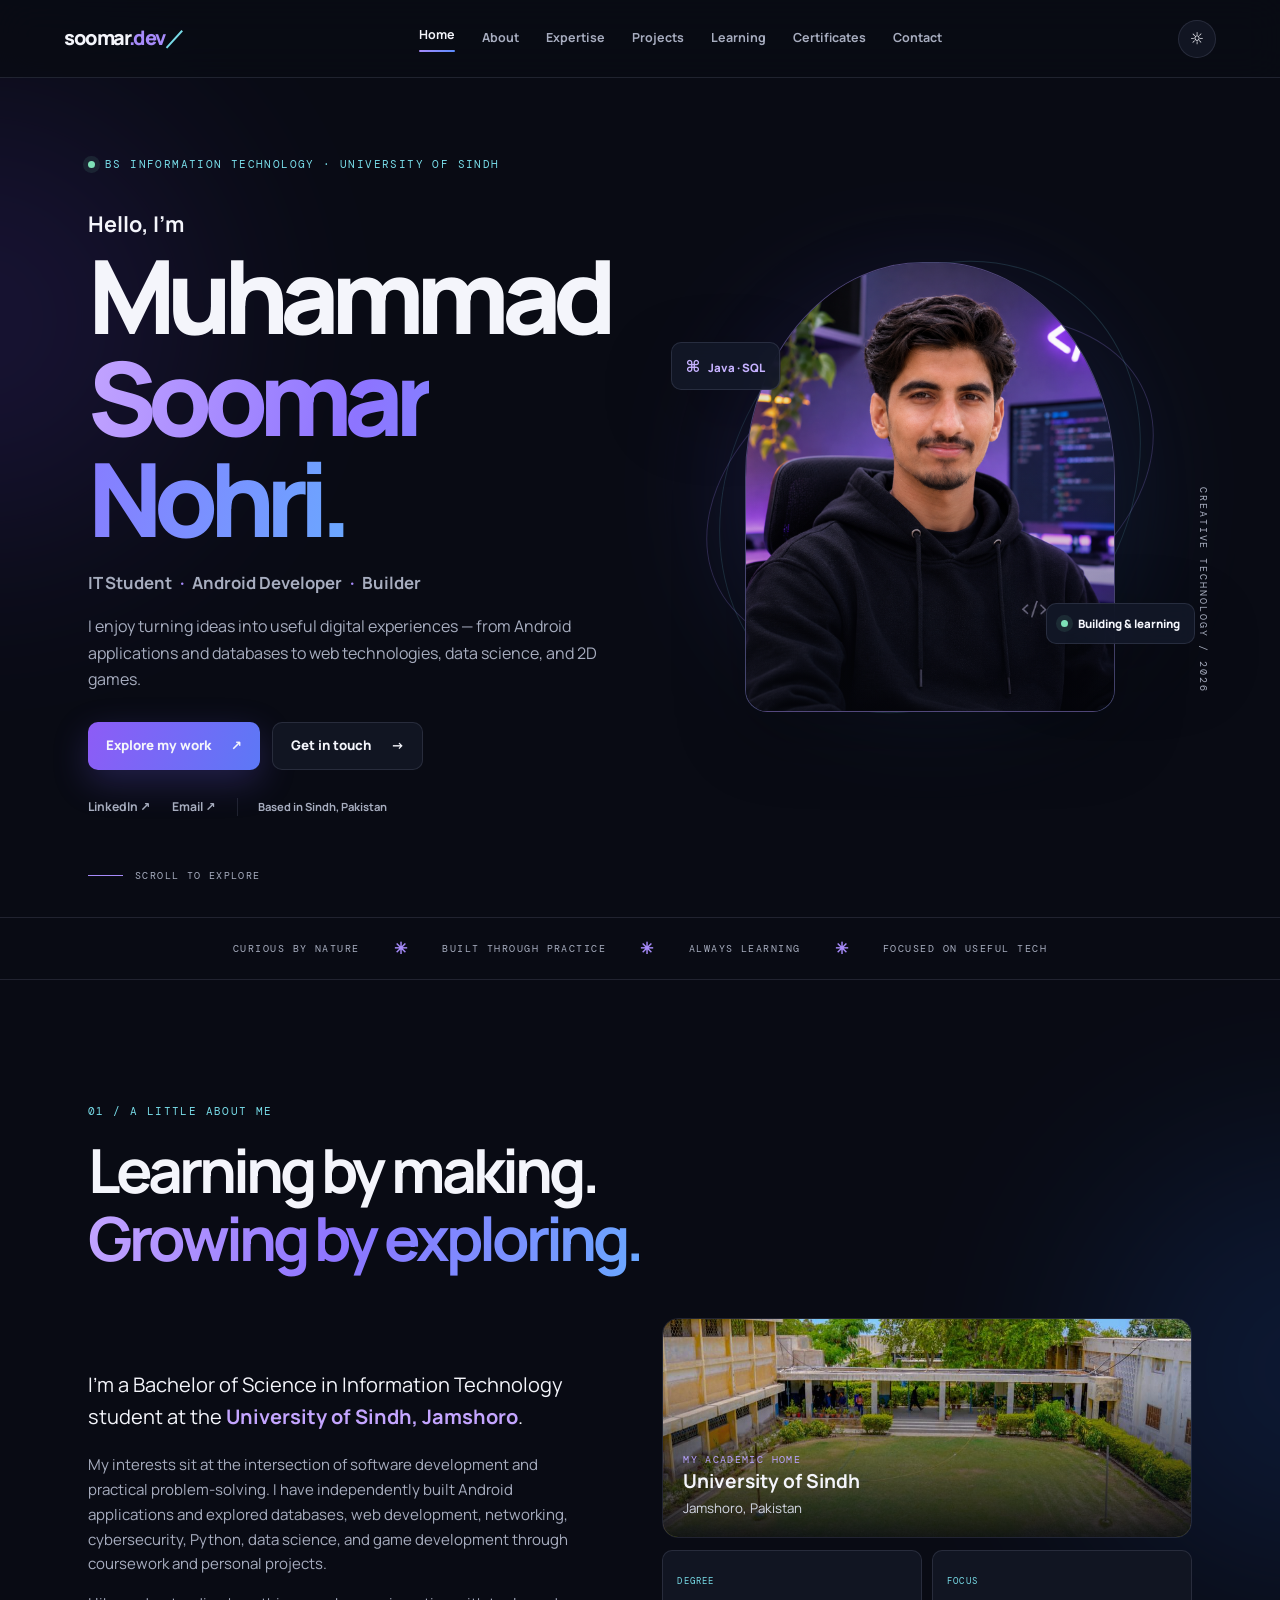
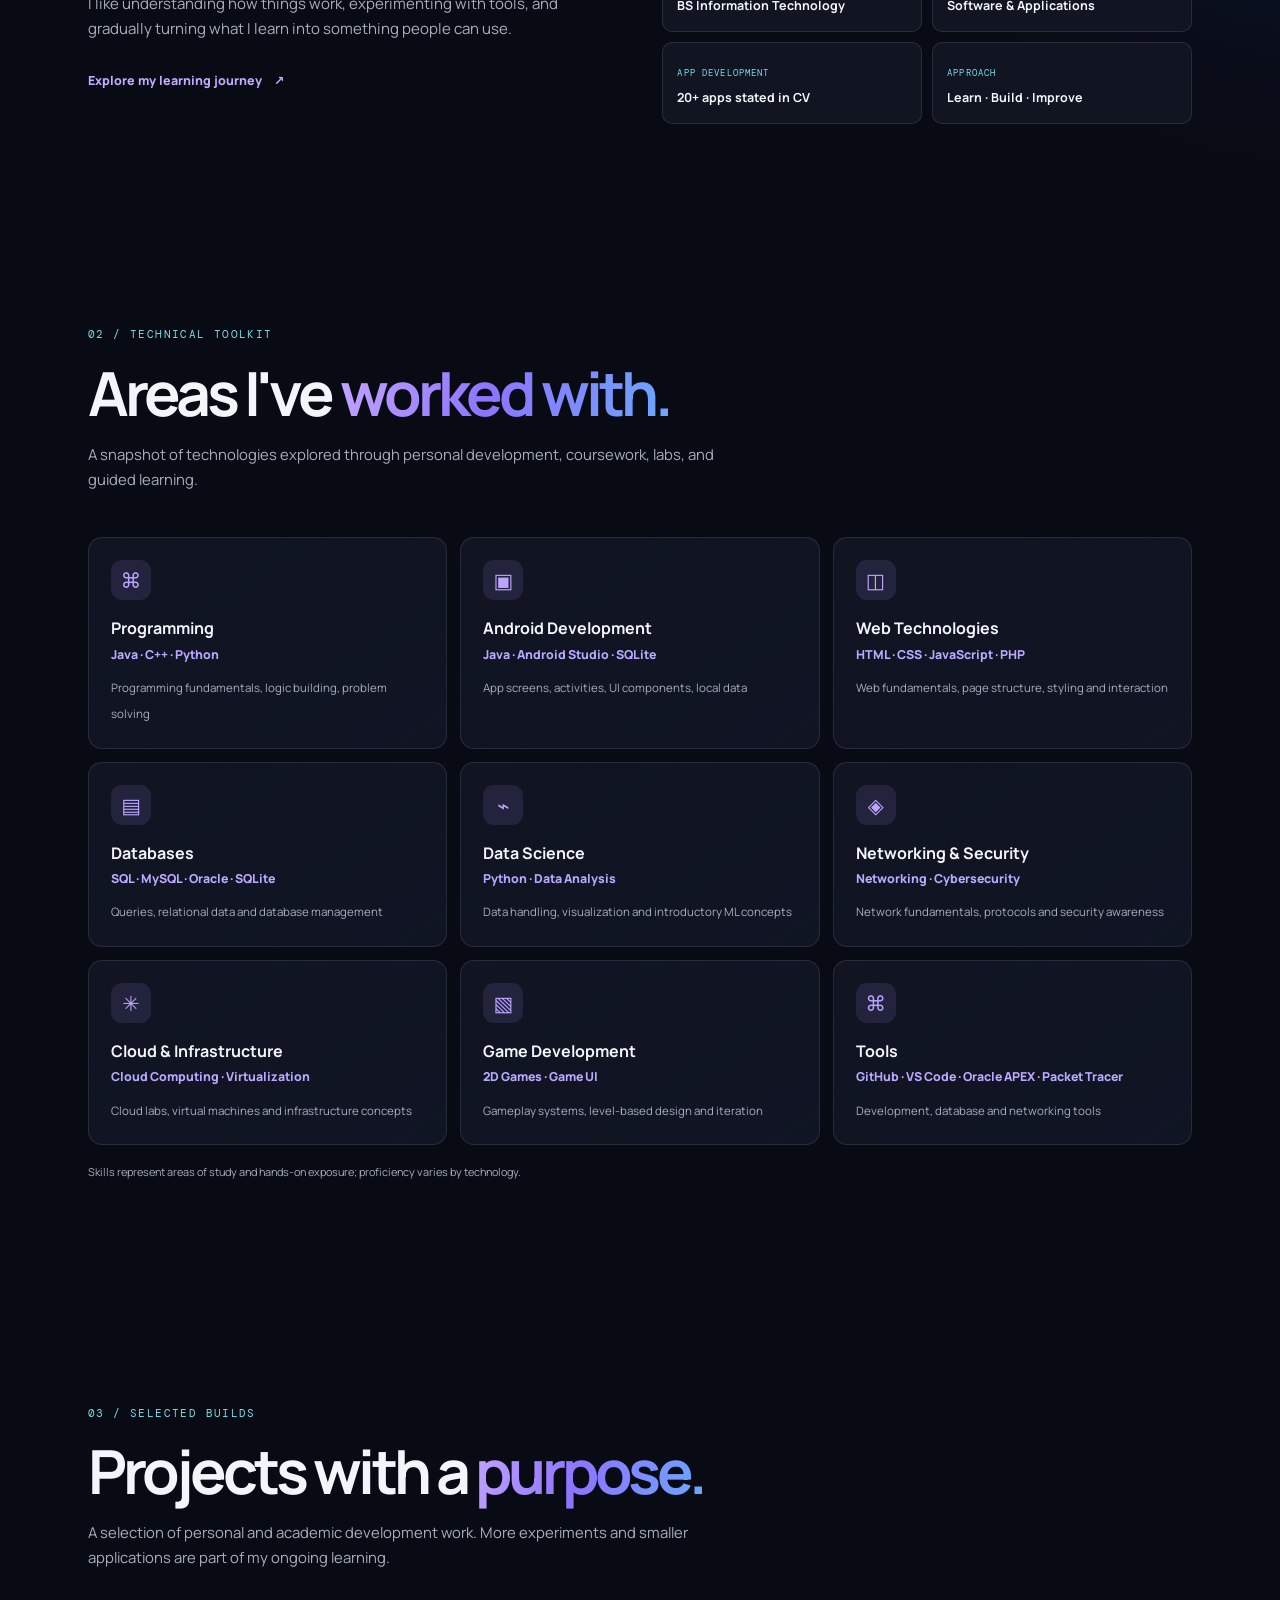
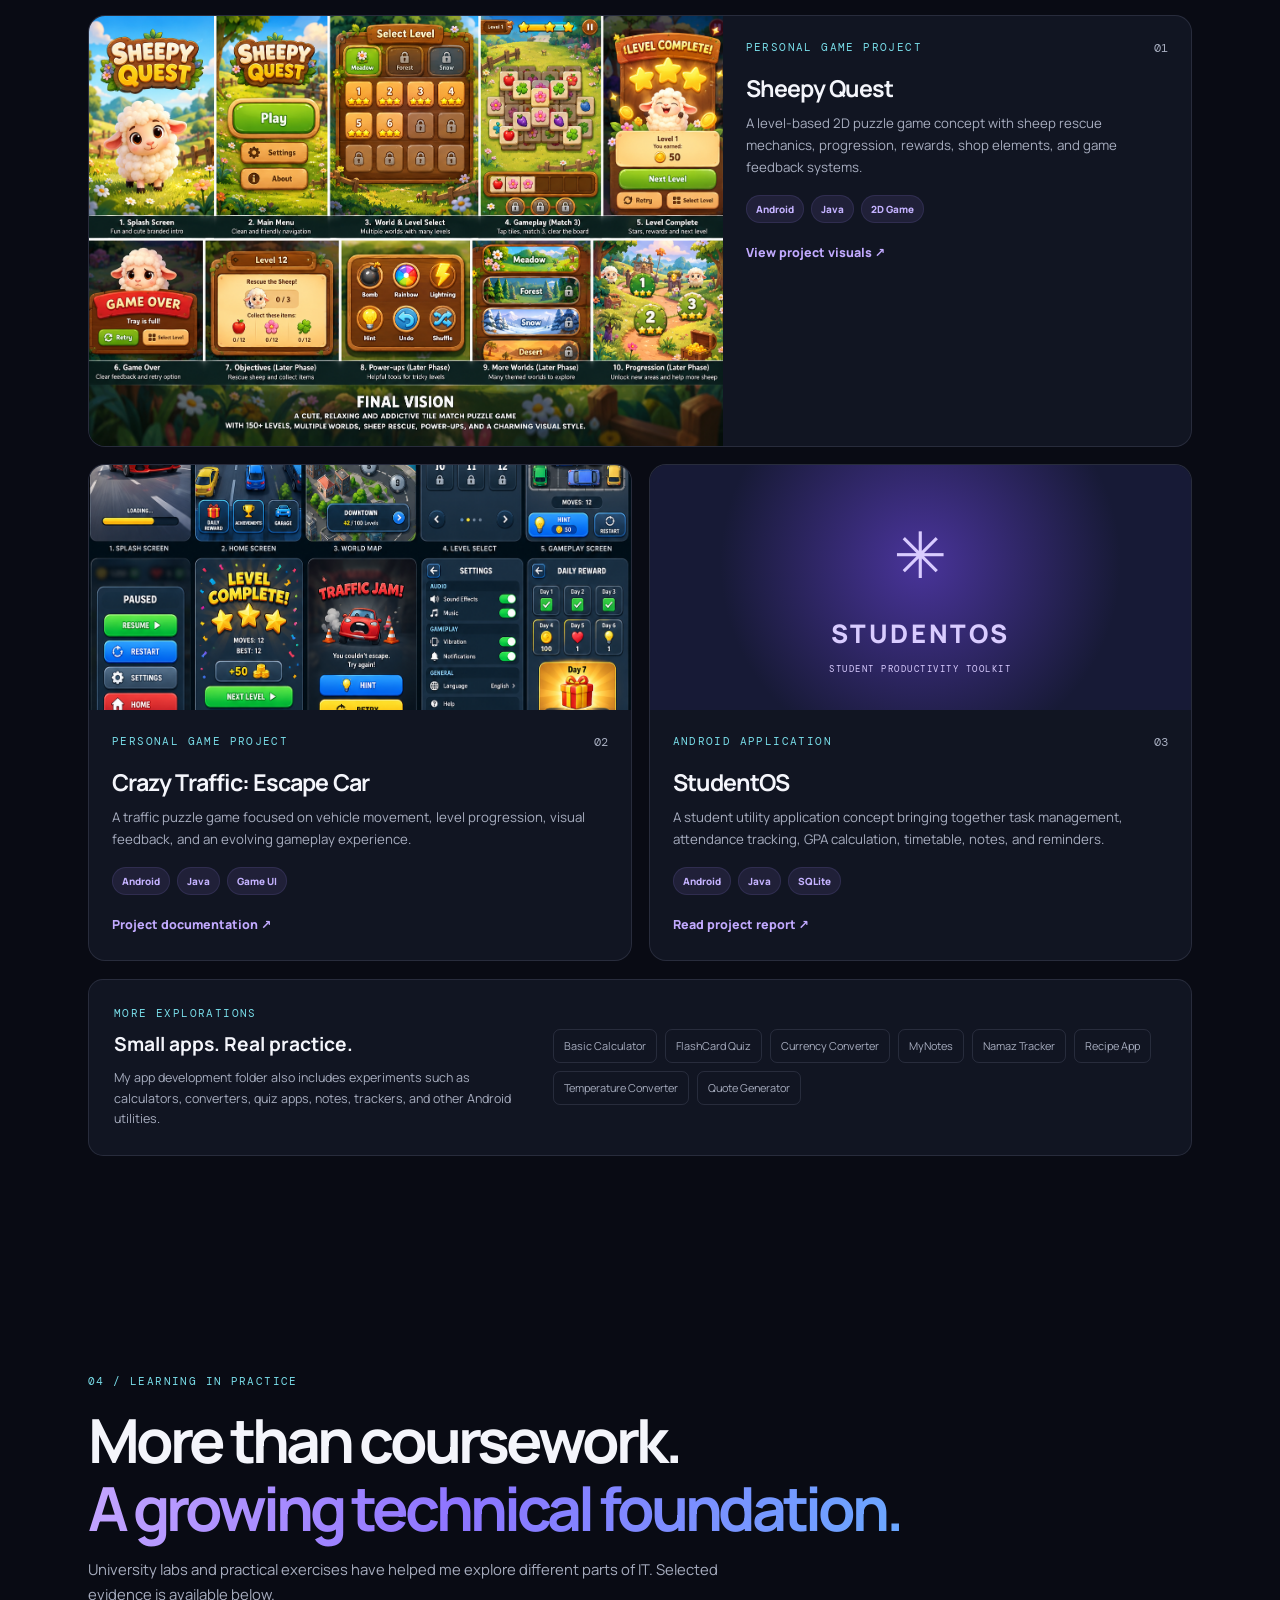
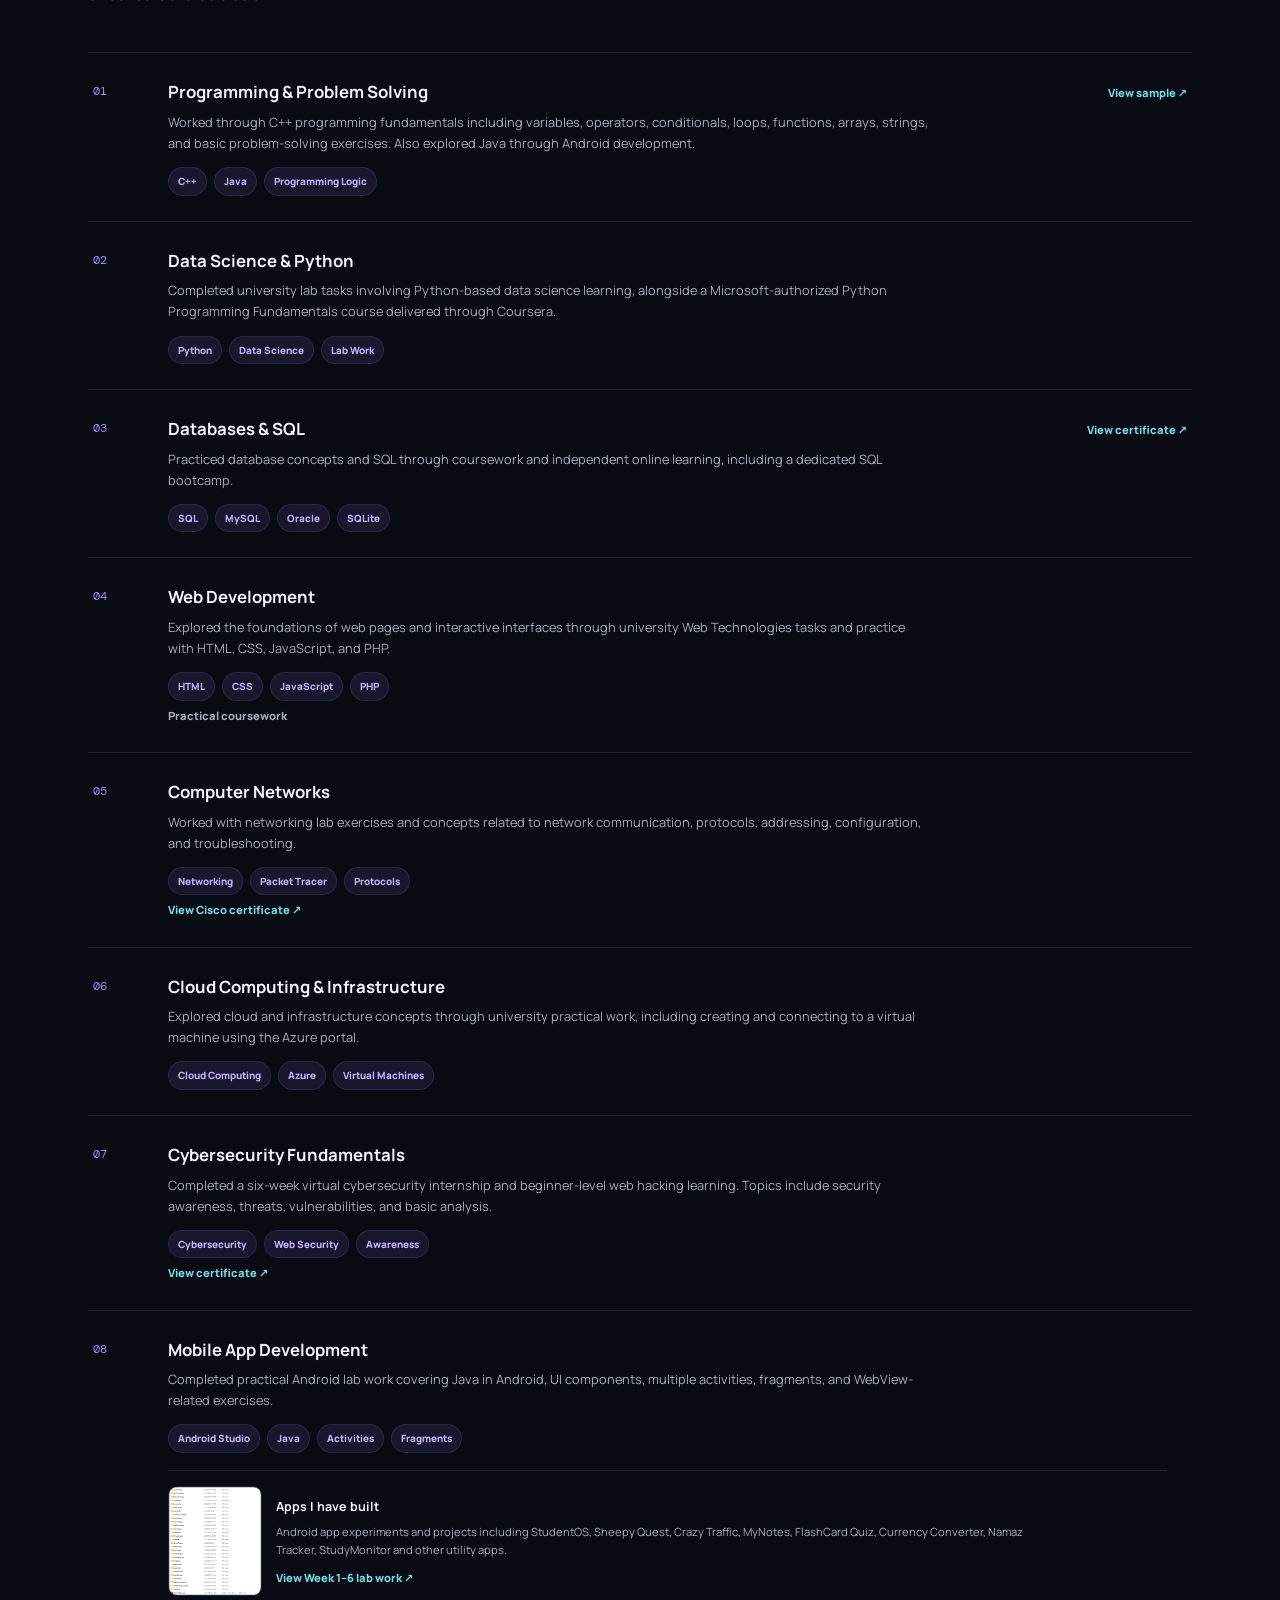
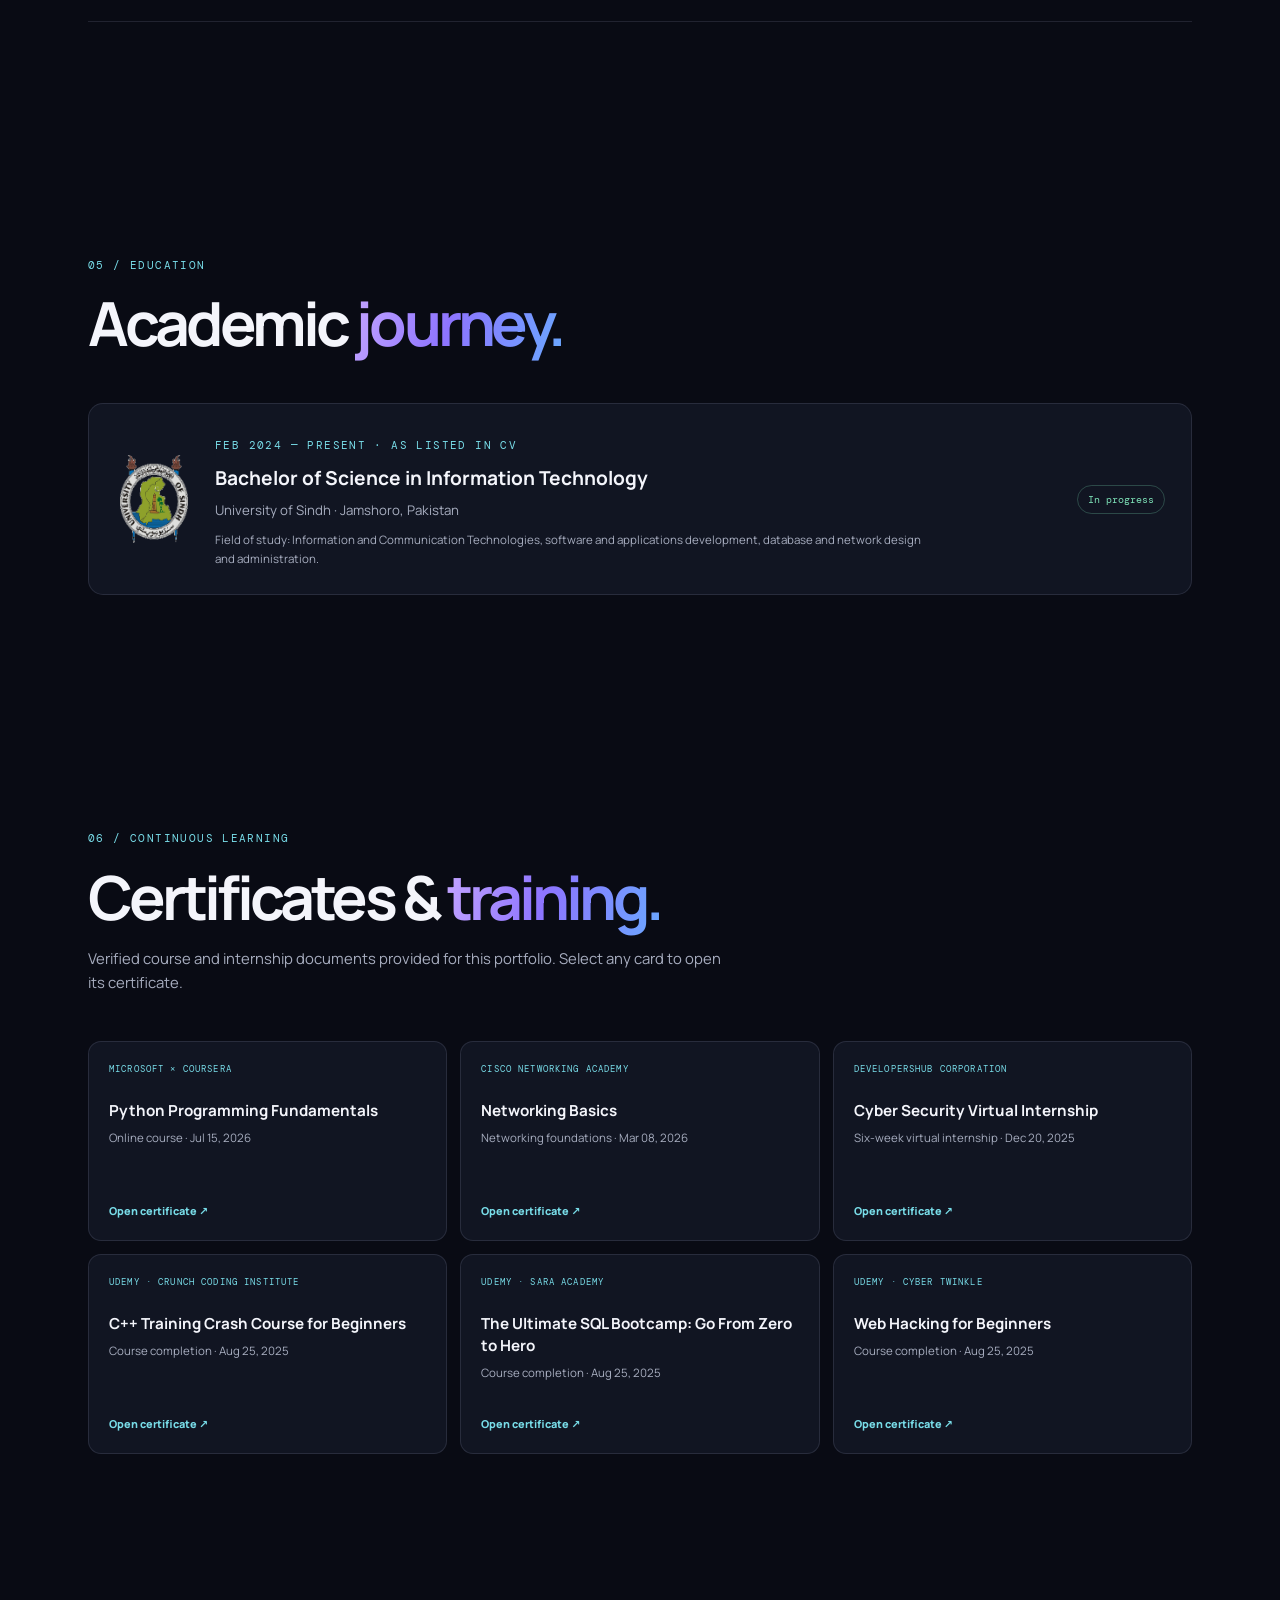
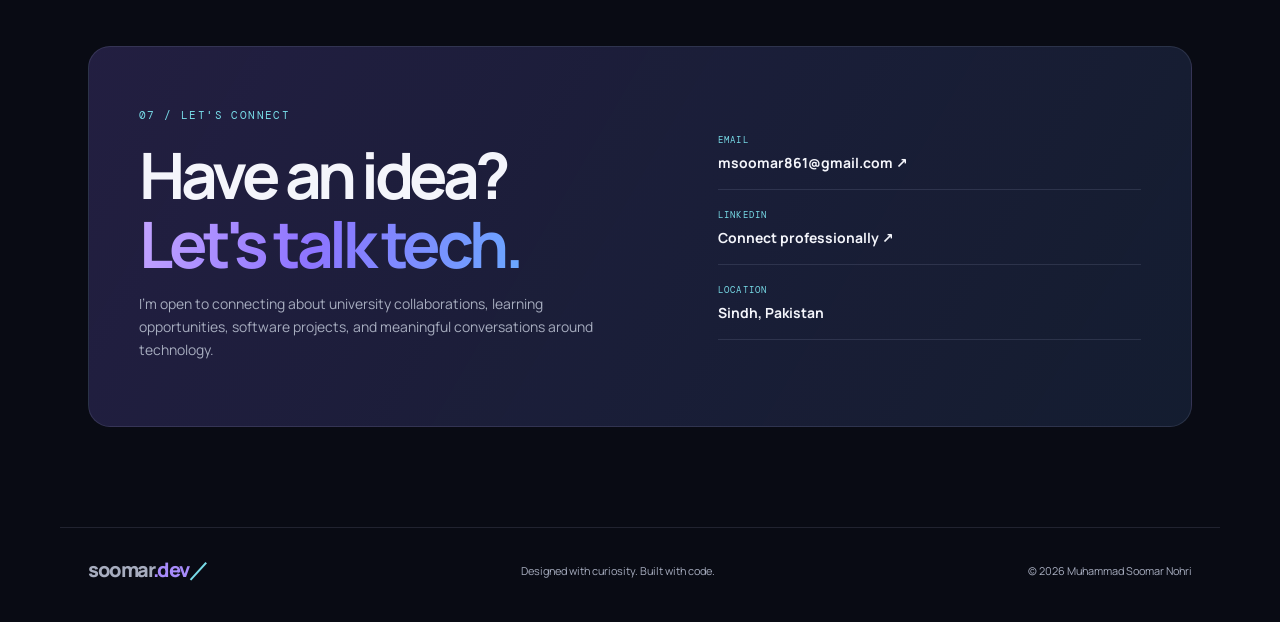
<file: index.html>
<!DOCTYPE html>
<html lang="en">
<head>
  <meta charset="UTF-8">
  <meta name="viewport" content="width=device-width, initial-scale=1.0">
  <meta name="description" content="Muhammad Soomar Nohri — BS Information Technology student, Android developer and technology enthusiast at the University of Sindh, Jamshoro.">
  <meta name="theme-color" content="#090b14">
  <title>Muhammad Soomar Nohri | IT Student & Developer</title>
  <link rel="preconnect" href="https://fonts.googleapis.com">
  <link rel="preconnect" href="https://fonts.gstatic.com" crossorigin>
  <link href="https://fonts.googleapis.com/css2?family=DM+Mono:wght@400;500&family=Manrope:wght@400;500;600;700;800&display=swap" rel="stylesheet">
  <link rel="stylesheet" href="style.css">
</head>
<body>
  <div class="ambient ambient-one"></div><div class="ambient ambient-two"></div>
  <header class="site-header">
    <a class="brand" href="#home" aria-label="Soomar home">soomar<span>.dev</span><b>／</b></a>
    <button class="menu-toggle" id="menuToggle" aria-label="Toggle navigation" aria-expanded="false"><i></i><i></i></button>
    <nav class="nav" id="nav">
      <a href="#home" class="nav-link active">Home</a><a href="#about" class="nav-link">About</a>
      <a href="#skills" class="nav-link">Expertise</a><a href="#projects" class="nav-link">Projects</a>
      <a href="#journey" class="nav-link">Learning</a><a href="#certificates" class="nav-link">Certificates</a><a href="#contact" class="nav-link">Contact</a>
    </nav>
    <button class="theme-toggle" id="themeToggle" aria-label="Toggle light and dark theme">☼</button>
  </header>

  <main>
    <section class="hero section" id="home">
      <div class="hero-copy reveal">
        <div class="eyebrow"><span class="pulse"></span> BS INFORMATION TECHNOLOGY · UNIVERSITY OF SINDH</div>
        <p class="hero-kicker">Hello, I'm</p>
        <h1>Muhammad<br><span>Soomar Nohri.</span></h1>
        <h2 class="hero-role">IT Student <em>·</em> Android Developer <em>·</em> Builder</h2>
        <p class="hero-description">I enjoy turning ideas into useful digital experiences — from Android applications and databases to web technologies, data science, and 2D games.</p>
        <div class="hero-actions"><a class="btn btn-primary" href="#projects">Explore my work <span>↗</span></a><a class="btn btn-ghost" href="#contact">Get in touch <span>→</span></a></div>
        <div class="social-row">
          <a href="https://www.linkedin.com/in/muhammad-soomar-nohri" target="_blank" rel="noreferrer">LinkedIn ↗</a>
          <a href="mailto:msoomar861@gmail.com">Email ↗</a>
          <span class="social-note">Based in Sindh, Pakistan</span>
        </div>
      </div>
      <div class="hero-visual reveal">
        <div class="orbit orbit-a"></div><div class="orbit orbit-b"></div>
        <div class="hero-glow"></div>
        <div class="portrait-frame"><img src="assets/images/profile-soomar.png" alt="Portrait of Muhammad Soomar Nohri"></div>
        <div class="float-chip chip-code"><span>⌘</span> Java · SQL</div>
        <div class="float-chip chip-build"><span class="chip-dot"></span> Building & learning</div>
        <div class="vertical-label">CREATIVE TECHNOLOGY / 2026</div>
      </div>
      <a class="scroll-cue" href="#about"><span></span> SCROLL TO EXPLORE</a>
    </section>

    <section class="intro-strip">
      <span>CURIOUS BY NATURE</span><b>✳</b><span>BUILT THROUGH PRACTICE</span><b>✳</b><span>ALWAYS LEARNING</span><b>✳</b><span>FOCUSED ON USEFUL TECH</span>
    </section>

    <section class="section about-section" id="about">
      <div class="section-heading reveal"><p class="eyebrow">01 / A LITTLE ABOUT ME</p><h2>Learning by making.<br><span>Growing by exploring.</span></h2></div>
      <div class="about-grid">
        <div class="about-text reveal"><p class="lead">I'm a Bachelor of Science in Information Technology student at the <strong>University of Sindh, Jamshoro</strong>.</p><p>My interests sit at the intersection of software development and practical problem-solving. I have independently built Android applications and explored databases, web development, networking, cybersecurity, Python, data science, and game development through coursework and personal projects.</p><p>I like understanding how things work, experimenting with tools, and gradually turning what I learn into something people can use.</p><a class="text-link" href="#journey">Explore my learning journey <span>↗</span></a></div>
        <div class="about-side reveal">
          <div class="campus-card"><img src="assets/images/university-campus.jpeg" alt="University campus at Jamshoro"><div><span>MY ACADEMIC HOME</span><strong>University of Sindh</strong><small>Jamshoro, Pakistan</small></div></div>
          <div class="fact-grid"><div class="fact-card"><span>DEGREE</span><strong>BS Information Technology</strong></div><div class="fact-card"><span>FOCUS</span><strong>Software & Applications</strong></div><div class="fact-card"><span>APP DEVELOPMENT</span><strong>20+ apps stated in CV</strong></div><div class="fact-card"><span>APPROACH</span><strong>Learn · Build · Improve</strong></div></div>
        </div>
      </div>
    </section>

    <section class="section skills-section" id="skills">
      <div class="section-heading reveal"><p class="eyebrow">02 / TECHNICAL TOOLKIT</p><h2>Areas I've <span>worked with.</span></h2><p class="section-subtitle">A snapshot of technologies explored through personal development, coursework, labs, and guided learning.</p></div>
      <div class="skills-grid">
        <article class="skill-card reveal"><div class="skill-icon">⌘</div><h3>Programming</h3><p>Java · C++ · Python</p><small>Programming fundamentals, logic building, problem solving</small></article>
        <article class="skill-card reveal"><div class="skill-icon">▣</div><h3>Android Development</h3><p>Java · Android Studio · SQLite</p><small>App screens, activities, UI components, local data</small></article>
        <article class="skill-card reveal"><div class="skill-icon">◫</div><h3>Web Technologies</h3><p>HTML · CSS · JavaScript · PHP</p><small>Web fundamentals, page structure, styling and interaction</small></article>
        <article class="skill-card reveal"><div class="skill-icon">▤</div><h3>Databases</h3><p>SQL · MySQL · Oracle · SQLite</p><small>Queries, relational data and database management</small></article>
        <article class="skill-card reveal"><div class="skill-icon">⌁</div><h3>Data Science</h3><p>Python · Data Analysis</p><small>Data handling, visualization and introductory ML concepts</small></article>
        <article class="skill-card reveal"><div class="skill-icon">◈</div><h3>Networking & Security</h3><p>Networking · Cybersecurity</p><small>Network fundamentals, protocols and security awareness</small></article>
        <article class="skill-card reveal"><div class="skill-icon">✳</div><h3>Cloud & Infrastructure</h3><p>Cloud Computing · Virtualization</p><small>Cloud labs, virtual machines and infrastructure concepts</small></article>
        <article class="skill-card reveal"><div class="skill-icon">▧</div><h3>Game Development</h3><p>2D Games · Game UI</p><small>Gameplay systems, level-based design and iteration</small></article>
        <article class="skill-card reveal"><div class="skill-icon">⌘</div><h3>Tools</h3><p>GitHub · VS Code · Oracle APEX · Packet Tracer</p><small>Development, database and networking tools</small></article>
      </div>
      <p class="micro-note">Skills represent areas of study and hands-on exposure; proficiency varies by technology.</p>
    </section>

    <section class="section projects-section" id="projects">
      <div class="section-heading reveal"><p class="eyebrow">03 / SELECTED BUILDS</p><h2>Projects with a <span>purpose.</span></h2><p class="section-subtitle">A selection of personal and academic development work. More experiments and smaller applications are part of my ongoing learning.</p></div>
      <div class="project-grid">
        <article class="project-card project-featured reveal"><div class="project-image"><img src="assets/projects/sheepy-quest-visual.png" alt="Sheepy Quest game screens"></div><div class="project-content"><div class="project-top"><span class="project-type">PERSONAL GAME PROJECT</span><span class="project-index">01</span></div><h3>Sheepy Quest</h3><p>A level-based 2D puzzle game concept with sheep rescue mechanics, progression, rewards, shop elements, and game feedback systems.</p><div class="tag-row"><span>Android</span><span>Java</span><span>2D Game</span></div><a class="text-link" href="assets/projects/sheepy-quest-visual.png" target="_blank">View project visuals ↗</a></div></article>
        <article class="project-card reveal"><div class="project-image"><img src="assets/projects/crazy-traffic-visual.png" alt="Crazy Traffic game interface"></div><div class="project-content"><div class="project-top"><span class="project-type">PERSONAL GAME PROJECT</span><span class="project-index">02</span></div><h3>Crazy Traffic: Escape Car</h3><p>A traffic puzzle game focused on vehicle movement, level progression, visual feedback, and an evolving gameplay experience.</p><div class="tag-row"><span>Android</span><span>Java</span><span>Game UI</span></div><a class="text-link" href="assets/work-samples/Crazy-Traffic-Project-Documentation.pdf" target="_blank">Project documentation ↗</a></div></article>
        <article class="project-card reveal"><div class="project-image student-project-art"><span class="art-symbol">✳</span><span>STUDENTOS</span><small>STUDENT PRODUCTIVITY TOOLKIT</small></div><div class="project-content"><div class="project-top"><span class="project-type">ANDROID APPLICATION</span><span class="project-index">03</span></div><h3>StudentOS</h3><p>A student utility application concept bringing together task management, attendance tracking, GPA calculation, timetable, notes, and reminders.</p><div class="tag-row"><span>Android</span><span>Java</span><span>SQLite</span></div><a class="text-link" href="assets/work-samples/StudentOS-Project-Report.pdf" target="_blank">Read project report ↗</a></div></article>
      </div>
      <div class="more-work reveal"><div><span class="eyebrow">MORE EXPLORATIONS</span><h3>Small apps. Real practice.</h3><p>My app development folder also includes experiments such as calculators, converters, quiz apps, notes, trackers, and other Android utilities.</p></div><div class="mini-tags"><span>Basic Calculator</span><span>FlashCard Quiz</span><span>Currency Converter</span><span>MyNotes</span><span>Namaz Tracker</span><span>Recipe App</span><span>Temperature Converter</span><span>Quote Generator</span></div></div>
    </section>

    <section class="section journey-section" id="journey">
      <div class="section-heading reveal"><p class="eyebrow">04 / LEARNING IN PRACTICE</p><h2>More than coursework.<br><span>A growing technical foundation.</span></h2><p class="section-subtitle">University labs and practical exercises have helped me explore different parts of IT. Selected evidence is available below.</p></div>
      <div class="journey-list">
        <article class="journey-item reveal"><div class="journey-number">01</div><div><h3>Programming & Problem Solving</h3><p>Worked through C++ programming fundamentals including variables, operators, conditionals, loops, functions, arrays, strings, and basic problem-solving exercises. Also explored Java through Android development.</p><div class="tag-row"><span>C++</span><span>Java</span><span>Programming Logic</span></div></div><a href="assets/work-samples/Programming-Fundamentals-Cpp-Assignment.pdf" target="_blank" class="file-link">View sample ↗</a></article>
        <article class="journey-item reveal"><div class="journey-number">02</div><div><h3>Data Science & Python</h3><p>Completed university lab tasks involving Python-based data science learning, alongside a Microsoft-authorized Python Programming Fundamentals course delivered through Coursera.</p><div class="tag-row"><span>Python</span><span>Data Science</span><span>Lab Work</span></div></div></article>
        <article class="journey-item reveal"><div class="journey-number">03</div><div><h3>Databases & SQL</h3><p>Practiced database concepts and SQL through coursework and independent online learning, including a dedicated SQL bootcamp.</p><div class="tag-row"><span>SQL</span><span>MySQL</span><span>Oracle</span><span>SQLite</span></div></div><a href="assets/certificates/SQL-Bootcamp.pdf" target="_blank" class="file-link">View certificate ↗</a></article>
        <article class="journey-item reveal"><div class="journey-number">04</div><div><h3>Web Development</h3><p>Explored the foundations of web pages and interactive interfaces through university Web Technologies tasks and practice with HTML, CSS, JavaScript, and PHP.</p><div class="tag-row"><span>HTML</span><span>CSS</span><span>JavaScript</span><span>PHP</span></div><span class="file-link muted">Practical coursework</span></article>
        <article class="journey-item reveal"><div class="journey-number">05</div><div><h3>Computer Networks</h3><p>Worked with networking lab exercises and concepts related to network communication, protocols, addressing, configuration, and troubleshooting.</p><div class="tag-row"><span>Networking</span><span>Packet Tracer</span><span>Protocols</span></div><a href="assets/certificates/Cisco-Networking-Basics.pdf" target="_blank" class="file-link">View Cisco certificate ↗</a></article>
        <article class="journey-item reveal"><div class="journey-number">06</div><div><h3>Cloud Computing & Infrastructure</h3><p>Explored cloud and infrastructure concepts through university practical work, including creating and connecting to a virtual machine using the Azure portal.</p><div class="tag-row"><span>Cloud Computing</span><span>Azure</span><span>Virtual Machines</span></div></article>
        <article class="journey-item reveal"><div class="journey-number">07</div><div><h3>Cybersecurity Fundamentals</h3><p>Completed a six-week virtual cybersecurity internship and beginner-level web hacking learning. Topics include security awareness, threats, vulnerabilities, and basic analysis.</p><div class="tag-row"><span>Cybersecurity</span><span>Web Security</span><span>Awareness</span></div><a href="assets/certificates/Cyber-Security-Virtual-Internship.pdf" target="_blank" class="file-link">View certificate ↗</a></article>
        <article class="journey-item reveal"><div class="journey-number">08</div><div><h3>Mobile App Development</h3><p>Completed practical Android lab work covering Java in Android, UI components, multiple activities, fragments, and WebView-related exercises.</p><div class="tag-row"><span>Android Studio</span><span>Java</span><span>Activities</span><span>Fragments</span></div><div class="mad-evidence"><img src="assets/images/apps-made.png" alt="Screenshot showing Android applications developed"><div><strong>Apps I have built</strong><p>Android app experiments and projects including StudentOS, Sheepy Quest, Crazy Traffic, MyNotes, FlashCard Quiz, Currency Converter, Namaz Tracker, StudyMonitor and other utility apps.</p><a href="mobile-labs.html" class="file-link">View Week 1–6 lab work ↗</a></div></div></article>
      </div>
    </section>

    <section class="section education-section" id="education">
      <div class="section-heading reveal"><p class="eyebrow">05 / EDUCATION</p><h2>Academic <span>journey.</span></h2></div>
      <div class="education-card reveal"><div class="edu-mark"><img src="assets/images/university-of-sindh-logo.png" alt="University of Sindh official emblem"></div><div><span class="project-type">FEB 2024 — PRESENT · AS LISTED IN CV</span><h3>Bachelor of Science in Information Technology</h3><p>University of Sindh · Jamshoro, Pakistan</p><small>Field of study: Information and Communication Technologies, software and applications development, database and network design and administration.</small></div><span class="edu-status">In progress</span></div>
    </section>

    <section class="section certificates-section" id="certificates">
      <div class="section-heading reveal"><p class="eyebrow">06 / CONTINUOUS LEARNING</p><h2>Certificates & <span>training.</span></h2><p class="section-subtitle">Verified course and internship documents provided for this portfolio. Select any card to open its certificate.</p></div>
      <div class="cert-grid">
        <a class="cert-card reveal" href="assets/certificates/Python-Programming-Fundamentals-Microsoft-Coursera.pdf" target="_blank"><span class="cert-brand">MICROSOFT × COURSERA</span><h3>Python Programming Fundamentals</h3><p>Online course · Jul 15, 2026</p><span class="cert-open">Open certificate ↗</span></a>
        <a class="cert-card reveal" href="assets/certificates/Cisco-Networking-Basics.pdf" target="_blank"><span class="cert-brand">CISCO NETWORKING ACADEMY</span><h3>Networking Basics</h3><p>Networking foundations · Mar 08, 2026</p><span class="cert-open">Open certificate ↗</span></a>
        <a class="cert-card reveal" href="assets/certificates/Cyber-Security-Virtual-Internship.pdf" target="_blank"><span class="cert-brand">DEVELOPERSHUB CORPORATION</span><h3>Cyber Security Virtual Internship</h3><p>Six-week virtual internship · Dec 20, 2025</p><span class="cert-open">Open certificate ↗</span></a>
        <a class="cert-card reveal" href="assets/certificates/Cpp-Training-Crash-Course.pdf" target="_blank"><span class="cert-brand">UDEMY · CRUNCH CODING INSTITUTE</span><h3>C++ Training Crash Course for Beginners</h3><p>Course completion · Aug 25, 2025</p><span class="cert-open">Open certificate ↗</span></a>
        <a class="cert-card reveal" href="assets/certificates/SQL-Bootcamp.pdf" target="_blank"><span class="cert-brand">UDEMY · SARA ACADEMY</span><h3>The Ultimate SQL Bootcamp: Go From Zero to Hero</h3><p>Course completion · Aug 25, 2025</p><span class="cert-open">Open certificate ↗</span></a>
        <a class="cert-card reveal" href="assets/certificates/Web-Hacking-for-Beginners.pdf" target="_blank"><span class="cert-brand">UDEMY · CYBER TWINKLE</span><h3>Web Hacking for Beginners</h3><p>Course completion · Aug 25, 2025</p><span class="cert-open">Open certificate ↗</span></a>
      </div>
    </section>

    <section class="section contact-section" id="contact">
      <div class="contact-panel reveal"><div><p class="eyebrow">07 / LET'S CONNECT</p><h2>Have an idea?<br><span>Let's talk tech.</span></h2><p>I'm open to connecting about university collaborations, learning opportunities, software projects, and meaningful conversations around technology.</p></div><div class="contact-links"><a href="mailto:msoomar861@gmail.com"><span>EMAIL</span><strong>msoomar861@gmail.com ↗</strong></a><a href="https://www.linkedin.com/in/muhammad-soomar-nohri" target="_blank" rel="noreferrer"><span>LINKEDIN</span><strong>Connect professionally ↗</strong></a><div class="contact-location"><span>LOCATION</span><strong>Sindh, Pakistan</strong></div></div></div>
    </section>
  </main>
  <footer class="footer"><a class="brand" href="#home">soomar<span>.dev</span><b>／</b></a><p>Designed with curiosity. Built with code.</p><span>© <span id="year"></span> Muhammad Soomar Nohri</span></footer>
  <button class="back-top" id="backTop" aria-label="Back to top">↑</button>
  <script src="script.js"></script>
</body>
</html>
</file>
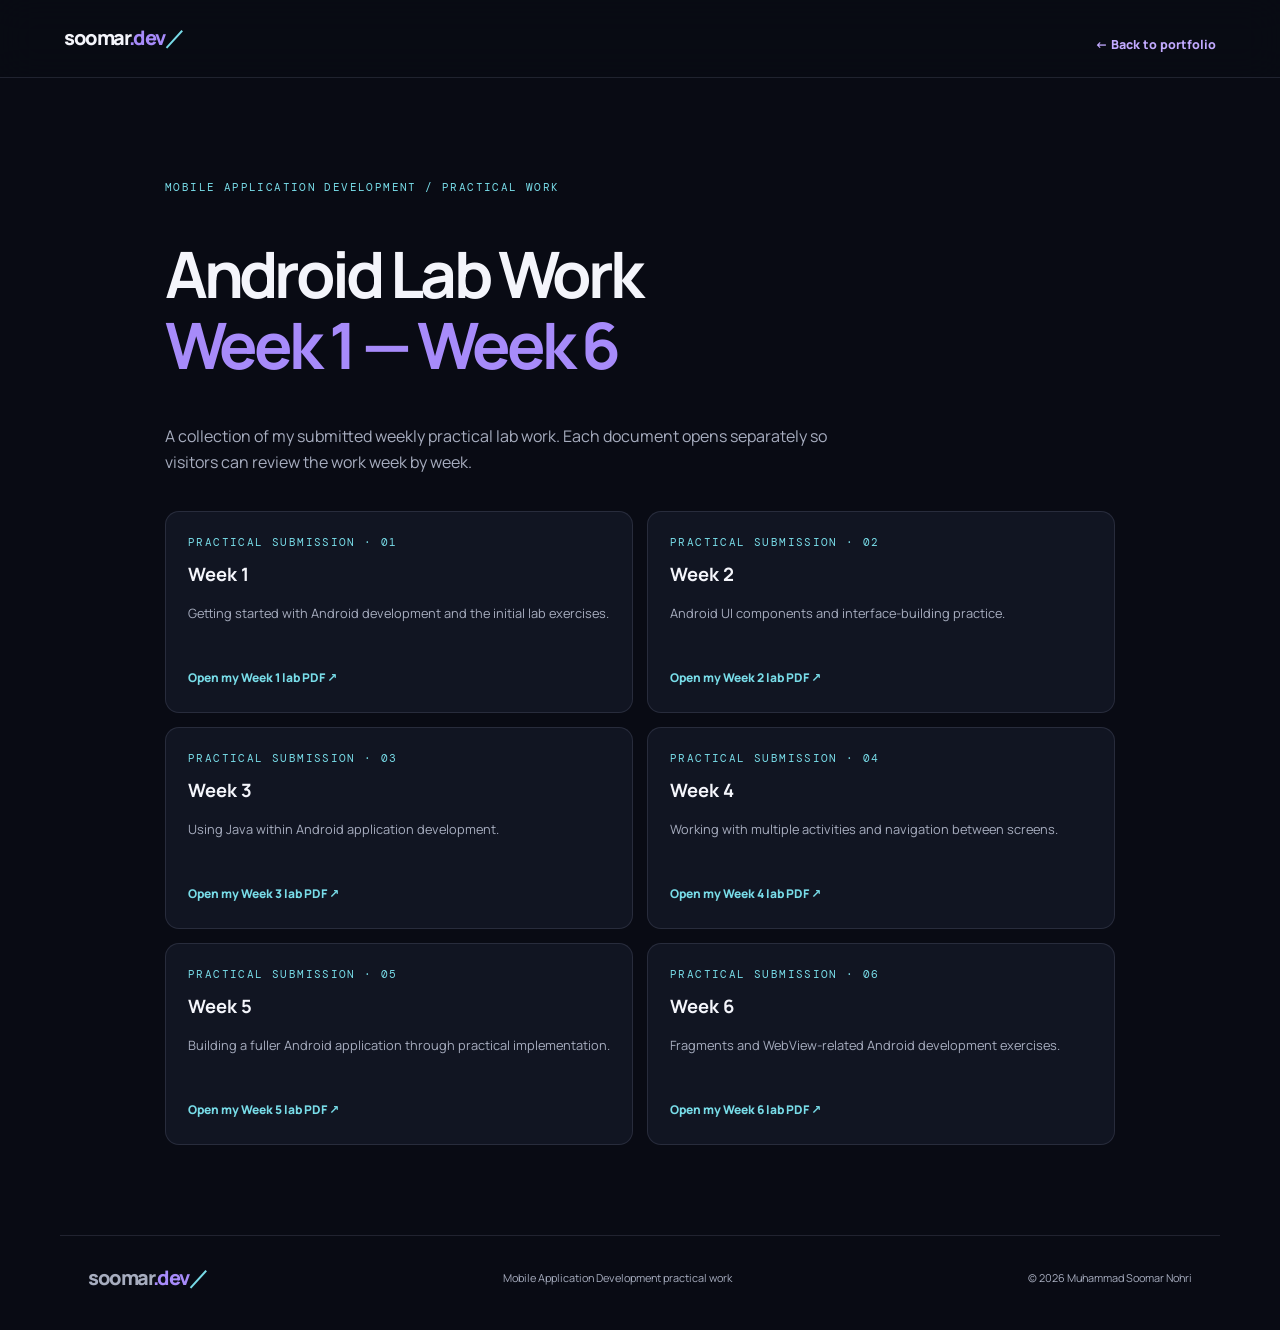
<file: mobile-labs.html>
<!DOCTYPE html><html lang="en"><head><meta charset="UTF-8"><meta name="viewport" content="width=device-width, initial-scale=1.0"><title>Mobile App Development Labs | Soomar.dev</title><link rel="stylesheet" href="style.css"><style>
.labs-wrap{max-width:1000px;margin:auto;padding:90px 25px}.labs-intro{max-width:700px;color:var(--muted)}.week-grid{display:grid;grid-template-columns:repeat(2,1fr);gap:14px;margin-top:35px}.week-card{background:var(--panel);border:1px solid var(--line);border-radius:14px;padding:22px}.week-card h2{font-size:1.15rem;margin:8px 0}.week-card p{font-size:.8rem;color:var(--muted);min-height:48px}.week-card a{color:var(--cyan);font-weight:800;font-size:.75rem}@media(max-width:650px){.week-grid{grid-template-columns:1fr}.labs-wrap{padding:65px 20px}}
</style></head><body><header class="site-header"><a class="brand" href="index.html">soomar<span>.dev</span><b>／</b></a><a class="text-link" href="index.html#journey">← Back to portfolio</a></header><main class="labs-wrap"><p class="eyebrow">MOBILE APPLICATION DEVELOPMENT / PRACTICAL WORK</p><h1 style="font-size:clamp(2.5rem,6vw,4rem);letter-spacing:-.06em;line-height:1.1">Android Lab Work<br><span style="color:#a78bfa">Week 1 — Week 6</span></h1><p class="labs-intro">A collection of my submitted weekly practical lab work. Each document opens separately so visitors can review the work week by week.</p><div class="week-grid"><article class="week-card"><span class="eyebrow">PRACTICAL SUBMISSION · 01</span><h2>Week 1</h2><p>Getting started with Android development and the initial lab exercises.</p><a href="assets/work-samples/mobile-app-development/Week-1-Android-Lab-Work.pdf" target="_blank" rel="noreferrer">Open my Week 1 lab PDF ↗</a></article><article class="week-card"><span class="eyebrow">PRACTICAL SUBMISSION · 02</span><h2>Week 2</h2><p>Android UI components and interface-building practice.</p><a href="assets/work-samples/mobile-app-development/Week-2-Android-Lab-Work.pdf" target="_blank" rel="noreferrer">Open my Week 2 lab PDF ↗</a></article><article class="week-card"><span class="eyebrow">PRACTICAL SUBMISSION · 03</span><h2>Week 3</h2><p>Using Java within Android application development.</p><a href="assets/work-samples/mobile-app-development/Week-3-Android-Lab-Work.pdf" target="_blank" rel="noreferrer">Open my Week 3 lab PDF ↗</a></article><article class="week-card"><span class="eyebrow">PRACTICAL SUBMISSION · 04</span><h2>Week 4</h2><p>Working with multiple activities and navigation between screens.</p><a href="assets/work-samples/mobile-app-development/Week-4-Android-Lab-Work.pdf" target="_blank" rel="noreferrer">Open my Week 4 lab PDF ↗</a></article><article class="week-card"><span class="eyebrow">PRACTICAL SUBMISSION · 05</span><h2>Week 5</h2><p>Building a fuller Android application through practical implementation.</p><a href="assets/work-samples/mobile-app-development/Week-5-Android-Lab-Work.pdf" target="_blank" rel="noreferrer">Open my Week 5 lab PDF ↗</a></article><article class="week-card"><span class="eyebrow">PRACTICAL SUBMISSION · 06</span><h2>Week 6</h2><p>Fragments and WebView-related Android development exercises.</p><a href="assets/work-samples/mobile-app-development/Week-6-Android-Lab-Work.pdf" target="_blank" rel="noreferrer">Open my Week 6 lab PDF ↗</a></article></div></main><footer class="footer"><a class="brand" href="index.html">soomar<span>.dev</span><b>／</b></a><p>Mobile Application Development practical work</p><span>© 2026 Muhammad Soomar Nohri</span></footer></body></html>
</file>
<file: style.css>
@import url('https://fonts.googleapis.com/css2?family=DM+Mono:wght@400;500&family=Manrope:wght@400;500;600;700;800&display=swap');
:root{--bg:#090b14;--panel:#111522;--panel2:#151a2a;--text:#f4f5fb;--muted:#a7adbf;--line:rgba(174,184,220,.14);--accent:#a78bfa;--accent2:#5b8cff;--cyan:#78dce8;--shadow:0 24px 70px rgba(0,0,0,.25);--max:1160px}
*{box-sizing:border-box}html{scroll-behavior:smooth;scroll-padding-top:90px}body{margin:0;background:var(--bg);color:var(--text);font-family:Manrope,system-ui,sans-serif;line-height:1.65;overflow-x:hidden}body.light{--bg:#f4f5fb;--panel:#fff;--panel2:#eef0fa;--text:#171a29;--muted:#60677c;--line:rgba(32,40,70,.13);--shadow:0 24px 70px rgba(40,45,80,.1)}a{color:inherit;text-decoration:none}button{font:inherit}.ambient{position:absolute;width:440px;height:440px;border-radius:50%;filter:blur(110px);opacity:.15;pointer-events:none;z-index:-1}.ambient-one{background:#6d42e8;top:100px;left:-240px}.ambient-two{background:#2769e8;top:1150px;right:-250px}.site-header{height:78px;position:sticky;top:0;z-index:20;display:flex;align-items:center;justify-content:space-between;padding:0 max(5vw,24px);background:rgba(9,11,20,.82);backdrop-filter:blur(18px);border-bottom:1px solid var(--line)}body.light .site-header{background:rgba(244,245,251,.86)}.brand{font-weight:800;font-size:1.25rem;letter-spacing:-.07em}.brand span{color:var(--accent)}.brand b{color:var(--cyan);font-family:monospace}.nav{display:flex;align-items:center;gap:27px}.nav-link{font-size:.78rem;font-weight:700;color:var(--muted);transition:.2s}.nav-link:hover,.nav-link.active{color:var(--text)}.nav-link.active:after{content:"";display:block;height:2px;background:linear-gradient(90deg,var(--accent),var(--accent2));margin-top:5px;border-radius:2px}.theme-toggle,.menu-toggle{border:1px solid var(--line);background:var(--panel);color:var(--text);width:38px;height:38px;border-radius:50%;cursor:pointer}.menu-toggle{display:none}.section{max-width:var(--max);margin:auto;padding:112px 28px}.hero{min-height:690px;display:grid;grid-template-columns:1.05fr .95fr;align-items:center;position:relative;padding-top:78px;padding-bottom:100px}.eyebrow,.project-type,.cert-brand,.fact-card>span,.contact-links> a>span,.contact-location>span{font-family:"DM Mono",monospace;font-size:.67rem;letter-spacing:.13em;color:var(--cyan)}.eyebrow{display:flex;align-items:center;gap:10px}.pulse,.chip-dot{width:7px;height:7px;border-radius:50%;background:#7ee2b8;box-shadow:0 0 0 5px rgba(126,226,184,.1)}.hero-kicker{font-size:1.35rem;font-weight:700;margin:32px 0 -12px}.hero h1{font-size:clamp(3.8rem,8vw,6.7rem);line-height:.99;letter-spacing:-.085em;margin:16px 0 20px;font-weight:800}.hero h1 span,.section-heading h2 span,.contact-panel h2 span{background:linear-gradient(105deg,#c4a5ff 0%,#8d74ff 46%,#6aa8ff 100%);-webkit-background-clip:text;background-clip:text;color:transparent}.hero-role{font-size:1.05rem;font-weight:700;color:var(--muted);margin:0 0 16px}.hero-role em{font-style:normal;color:var(--accent);padding:0 5px}.hero-description{max-width:540px;color:var(--muted);font-size:1rem}.hero-actions{display:flex;gap:12px;margin:30px 0 27px}.btn{padding:12px 18px;border-radius:10px;font-weight:800;font-size:.83rem;display:inline-flex;gap:20px;align-items:center;transition:.25s}.btn:hover{transform:translateY(-3px)}.btn-primary{background:linear-gradient(110deg,#8d5cf6,#5c78f6);box-shadow:0 12px 35px rgba(112,91,240,.25)}.btn-ghost{border:1px solid var(--line);background:var(--panel)}.social-row{display:flex;gap:22px;align-items:center;font-size:.76rem;font-weight:700}.social-row a{color:var(--muted)}.social-row a:hover{color:var(--cyan)}.social-note{font-size:.7rem;color:var(--muted);border-left:1px solid var(--line);padding-left:20px}.hero-visual{height:490px;position:relative;display:grid;place-items:center}.hero-glow{position:absolute;width:330px;height:330px;background:linear-gradient(145deg,#6136ce,#2276a9);filter:blur(75px);opacity:.4;border-radius:50%}.portrait-frame{width:min(370px,78%);height:450px;position:relative;z-index:2;overflow:hidden;border-radius:48% 48% 22px 22px;border:1px solid rgba(194,173,255,.28);background:linear-gradient(160deg,#29214b,#121d34);box-shadow:var(--shadow)}.portrait-frame:after{content:"";position:absolute;inset:45% 0 0;background:linear-gradient(transparent,rgba(8,10,18,.5))}.portrait-frame img{width:100%;height:100%;object-fit:cover;object-position:center 24%}.orbit{position:absolute;border:1px solid rgba(167,139,250,.24);border-radius:50%;transform:rotate(-24deg)}.orbit-a{width:470px;height:310px}.orbit-b{width:390px;height:480px;transform:rotate(35deg);border-color:rgba(120,220,232,.16)}.float-chip{position:absolute;z-index:3;background:rgba(19,24,40,.88);border:1px solid var(--line);padding:10px 14px;border-radius:10px;box-shadow:var(--shadow);font-size:.72rem;font-weight:800;backdrop-filter:blur(10px)}.chip-code{top:100px;left:3px;color:#c6b1ff}.chip-code span{font-size:1rem;margin-right:6px}.chip-build{right:-3px;bottom:88px;display:flex;align-items:center;gap:10px}.vertical-label{position:absolute;right:-18px;top:50%;writing-mode:vertical-rl;font: .6rem "DM Mono";letter-spacing:.2em;color:var(--muted)}.scroll-cue{position:absolute;bottom:35px;left:28px;font: .62rem "DM Mono";letter-spacing:.14em;color:var(--muted);display:flex;align-items:center;gap:12px}.scroll-cue span{width:35px;height:1px;background:var(--accent)}.intro-strip{border-block:1px solid var(--line);display:flex;justify-content:center;align-items:center;gap:34px;padding:20px 10px;color:var(--muted);font: .65rem "DM Mono";letter-spacing:.14em;flex-wrap:wrap}.intro-strip b{color:var(--accent);font-size:1rem}.section-heading{margin-bottom:46px}.section-heading h2{font-size:clamp(2.3rem,5vw,3.8rem);line-height:1.12;letter-spacing:-.065em;margin:15px 0}.section-subtitle{max-width:650px;color:var(--muted);font-size:.93rem}.about-grid{display:grid;grid-template-columns:1fr 1.05fr;gap:70px;align-items:center}.about-text p{color:var(--muted);font-size:.94rem}.about-text .lead{font-size:1.25rem;line-height:1.6;color:var(--text)}.about-text strong{color:#c4a5ff}.text-link{display:inline-flex;gap:12px;align-items:center;color:#c2aaff;font-size:.78rem;font-weight:800;margin-top:14px}.text-link span{transition:.2s}.text-link:hover span{transform:translate(3px,-3px)}.campus-card{height:220px;border-radius:16px;overflow:hidden;position:relative;border:1px solid var(--line)}.campus-card img{width:100%;height:100%;object-fit:cover}.campus-card:after{content:"";position:absolute;inset:30% 0 0;background:linear-gradient(transparent,rgba(5,8,15,.9))}.campus-card div{position:absolute;z-index:1;bottom:17px;left:20px;display:grid}.campus-card span{font: .6rem "DM Mono";letter-spacing:.14em;color:#b8a4ff}.campus-card strong{font-size:1.2rem}.campus-card small{color:#d4d8e5}.fact-grid{display:grid;grid-template-columns:1fr 1fr;gap:10px;margin-top:12px}.fact-card{background:var(--panel);border:1px solid var(--line);padding:14px;border-radius:10px}.fact-card>span{font-size:.55rem}.fact-card strong{display:block;font-size:.78rem;margin-top:5px}.skills-section{padding-top:80px}.skills-grid{display:grid;grid-template-columns:repeat(3,1fr);gap:13px}.skill-card{padding:22px;background:linear-gradient(145deg,var(--panel),rgba(20,25,43,.7));border:1px solid var(--line);border-radius:14px;transition:.25s}.skill-card:hover,.project-card:hover,.cert-card:hover{transform:translateY(-5px);border-color:rgba(167,139,250,.5)}.skill-icon{width:40px;height:40px;border-radius:11px;background:rgba(167,139,250,.12);color:#bca4ff;display:grid;place-items:center;font-size:1.3rem}.skill-card h3{font-size:1rem;margin:15px 0 3px}.skill-card p{font-size:.77rem;color:#bba8ff;font-weight:800;margin:0 0 8px}.skill-card small{color:var(--muted);font-size:.72rem}.micro-note{font-size:.68rem;color:var(--muted);margin-top:18px}.projects-section{padding-top:90px}.project-grid{display:grid;grid-template-columns:1fr 1fr;gap:17px}.project-card{background:var(--panel);border:1px solid var(--line);border-radius:17px;overflow:hidden;transition:.25s}.project-featured{grid-column:span 2;display:grid;grid-template-columns:1.15fr .85fr}.project-image{height:245px;background:var(--panel2);overflow:hidden}.project-featured .project-image{height:100%;min-height:350px}.project-image img{width:100%;height:100%;object-fit:cover;transition:.5s}.project-card:hover .project-image img{transform:scale(1.035)}.project-content{padding:23px}.project-top{display:flex;justify-content:space-between;align-items:center}.project-index{font: .75rem "DM Mono";color:var(--muted)}.project-content h3{font-size:1.45rem;letter-spacing:-.04em;margin:12px 0 6px}.project-content p{font-size:.83rem;color:var(--muted);margin:0 0 16px}.tag-row{display:flex;gap:7px;flex-wrap:wrap}.tag-row span{font-size:.62rem;font-weight:800;color:#c4b2ff;background:rgba(167,139,250,.1);border:1px solid rgba(167,139,250,.12);padding:5px 9px;border-radius:30px}.project-content .text-link{margin-top:20px}.student-project-art{display:flex;flex-direction:column;align-items:center;justify-content:center;background:radial-gradient(circle at 50% 40%,#49349a,#171a36 65%);color:#d9ccff;gap:7px}.art-symbol{font-size:4rem}.student-project-art>span:nth-child(2){font-size:1.6rem;font-weight:800;letter-spacing:.1em}.student-project-art small{font: .58rem "DM Mono";letter-spacing:.16em}.more-work{margin-top:18px;padding:25px;border:1px solid var(--line);border-radius:15px;background:var(--panel);display:grid;grid-template-columns:.8fr 1.2fr;gap:30px;align-items:center}.more-work h3{margin:7px 0;font-size:1.2rem}.more-work p{color:var(--muted);font-size:.78rem;margin:0}.mini-tags{display:flex;gap:8px;flex-wrap:wrap}.mini-tags span{border:1px solid var(--line);border-radius:7px;padding:7px 10px;color:var(--muted);font-size:.68rem}.journey-section{padding-top:95px}.journey-list{border-top:1px solid var(--line)}.journey-item{display:grid;grid-template-columns:55px 1fr auto;gap:20px;align-items:start;padding:25px 5px;border-bottom:1px solid var(--line)}.journey-number{font: .75rem "DM Mono";color:var(--accent);padding-top:5px}.journey-item h3{margin:0 0 6px;font-size:1.05rem}.journey-item p{margin:0 0 13px;color:var(--muted);font-size:.8rem;max-width:760px}.file-link{font-size:.7rem;font-weight:800;color:var(--cyan);white-space:nowrap;padding-top:6px}.file-link:hover{color:var(--accent)}.file-link.muted{color:var(--muted)}.education-card{display:flex;gap:22px;align-items:center;padding:26px;border:1px solid var(--line);background:var(--panel);border-radius:15px}.edu-mark{width:78px;height:88px;flex:0 0 78px;border-radius:0;background:transparent;display:flex;align-items:center;justify-content:center;overflow:visible}.edu-mark img{display:block;width:auto;height:100%;max-width:100%;object-fit:contain;object-position:center}.education-card h3{margin:6px 0;font-size:1.2rem}.education-card p{margin:0;color:var(--muted);font-size:.83rem}.education-card small{display:block;color:var(--muted);font-size:.72rem;margin-top:8px;max-width:720px}.edu-status{margin-left:auto;color:#7ee2b8;font: .65rem "DM Mono";border:1px solid rgba(126,226,184,.25);padding:7px 10px;border-radius:20px;white-space:nowrap}.cert-grid{display:grid;grid-template-columns:repeat(3,1fr);gap:13px}.cert-card{display:flex;flex-direction:column;min-height:200px;padding:20px;background:var(--panel);border:1px solid var(--line);border-radius:13px;transition:.25s}.cert-brand{font-size:.55rem;min-height:28px}.cert-card h3{font-size:.95rem;line-height:1.45;margin:10px 0 6px}.cert-card p{font-size:.72rem;color:var(--muted);margin:0 0 15px}.cert-open{font-size:.68rem;color:var(--cyan);font-weight:800;margin-top:auto}.contact-section{padding-top:80px;padding-bottom:100px}.contact-panel{padding:50px;background:linear-gradient(120deg,rgba(102,68,190,.2),rgba(37,86,146,.12)),var(--panel);border:1px solid var(--line);border-radius:22px;display:grid;grid-template-columns:1fr .8fr;gap:50px;align-items:center}.contact-panel h2{font-size:clamp(2.5rem,5vw,4rem);line-height:1.08;letter-spacing:-.07em;margin:15px 0}.contact-panel>div:first-child>p:last-child{color:var(--muted);font-size:.87rem;max-width:470px}.contact-links{display:grid;gap:18px}.contact-links>a,.contact-location{display:grid;gap:4px;padding-bottom:14px;border-bottom:1px solid var(--line)}.contact-links> a>span,.contact-location>span{font-size:.57rem}.contact-links strong{font-size:.87rem}.footer{max-width:var(--max);margin:auto;padding:25px 28px 35px;border-top:1px solid var(--line);display:flex;align-items:center;justify-content:space-between;gap:15px;color:var(--muted);font-size:.68rem}.footer p{margin:0}.back-top{position:fixed;right:22px;bottom:22px;width:42px;height:42px;border-radius:50%;border:1px solid var(--line);background:var(--panel);color:var(--text);font-size:1.2rem;cursor:pointer;opacity:0;pointer-events:none;transition:.2s}.back-top.visible{opacity:1;pointer-events:auto}.reveal{opacity:0;transform:translateY(18px);transition:opacity .7s ease,transform .7s ease}.reveal.visible{opacity:1;transform:none}
@media(max-width:850px){.nav{gap:14px}.nav-link{font-size:.69rem}.hero{min-height:auto;grid-template-columns:1fr  .8fr}.hero h1{font-size:4.6rem}.hero-visual{height:410px}.portrait-frame{height:370px}.skills-grid{grid-template-columns:repeat(2,1fr)}.cert-grid{grid-template-columns:repeat(2,1fr)}.about-grid{gap:35px}.project-featured{grid-template-columns:1fr}.project-featured .project-image{min-height:260px;height:260px}.more-work{grid-template-columns:1fr}.contact-panel{padding:35px;gap:25px}}
@media(max-width:650px){.site-header{height:66px;padding:0 18px}.menu-toggle{display:flex;flex-direction:column;justify-content:center;align-items:center;gap:5px;margin-left:auto;margin-right:10px;border-radius:9px}.menu-toggle i{width:15px;height:1px;background:var(--text)}.nav{display:none;position:absolute;top:65px;left:0;right:0;padding:18px;background:var(--panel);border-bottom:1px solid var(--line);flex-direction:column;align-items:stretch;gap:0}.nav.open{display:flex}.nav-link{padding:11px 5px;font-size:.82rem}.nav-link.active:after{display:none}.theme-toggle{width:35px;height:35px}.section{padding:78px 20px}.hero{grid-template-columns:1fr;padding-top:65px;padding-bottom:80px}.hero h1{font-size:clamp(3.8rem,17vw,5.2rem)}.hero-visual{height:390px;grid-row:1;margin-bottom:10px}.portrait-frame{height:360px;width:275px}.orbit-a{width:340px;height:240px}.orbit-b{width:300px;height:380px}.chip-code{left:0;top:65px}.chip-build{right:0;bottom:65px}.vertical-label{right:0}.hero-copy{grid-row:2}.hero-kicker{margin-top:8px}.scroll-cue{left:20px;bottom:24px}.intro-strip{gap:12px;font-size:.52rem}.intro-strip b{font-size:.8rem}.about-grid{grid-template-columns:1fr;gap:28px}.skills-grid{grid-template-columns:1fr 1fr;gap:9px}.skill-card{padding:15px}.skill-card h3{font-size:.86rem}.skill-card p{font-size:.68rem}.skill-card small{font-size:.66rem}.project-grid{grid-template-columns:1fr}.project-featured{grid-column:auto}.project-featured .project-image{min-height:220px;height:220px}.project-content{padding:18px}.journey-item{grid-template-columns:30px 1fr;gap:12px}.journey-item .file-link{grid-column:2;padding-top:0}.education-card{align-items:flex-start;flex-wrap:wrap;padding:19px}.education-card>div:nth-child(2){flex:1;min-width:180px}.edu-status{margin-left:87px}.cert-grid{grid-template-columns:1fr}.cert-card{min-height:170px}.contact-panel{grid-template-columns:1fr;padding:26px;gap:25px}.footer{padding:22px 20px;flex-wrap:wrap}.footer p{order:3;flex-basis:100%}.social-row{gap:14px;flex-wrap:wrap}.social-note{border:0;padding:0;flex-basis:100%}.fact-grid{gap:8px}.fact-card{padding:11px}.fact-card strong{font-size:.7rem}}
@media(prefers-reduced-motion:reduce){html{scroll-behavior:auto}*,*:before,*:after{animation-duration:.01ms!important;transition-duration:.01ms!important}.reveal{opacity:1;transform:none}}

.mad-evidence{display:flex;gap:14px;align-items:center;margin-top:17px;padding-top:15px;border-top:1px solid var(--line)}
.mad-evidence img{width:94px;height:110px;object-fit:cover;object-position:top;border-radius:9px;border:1px solid var(--line)}
.mad-evidence strong{font-size:.78rem}
.mad-evidence p{font-size:.7rem;color:var(--muted);margin:4px 0 3px}
@media(max-width:650px){.mad-evidence{align-items:flex-start}.mad-evidence img{width:78px;height:95px}}
</file>
